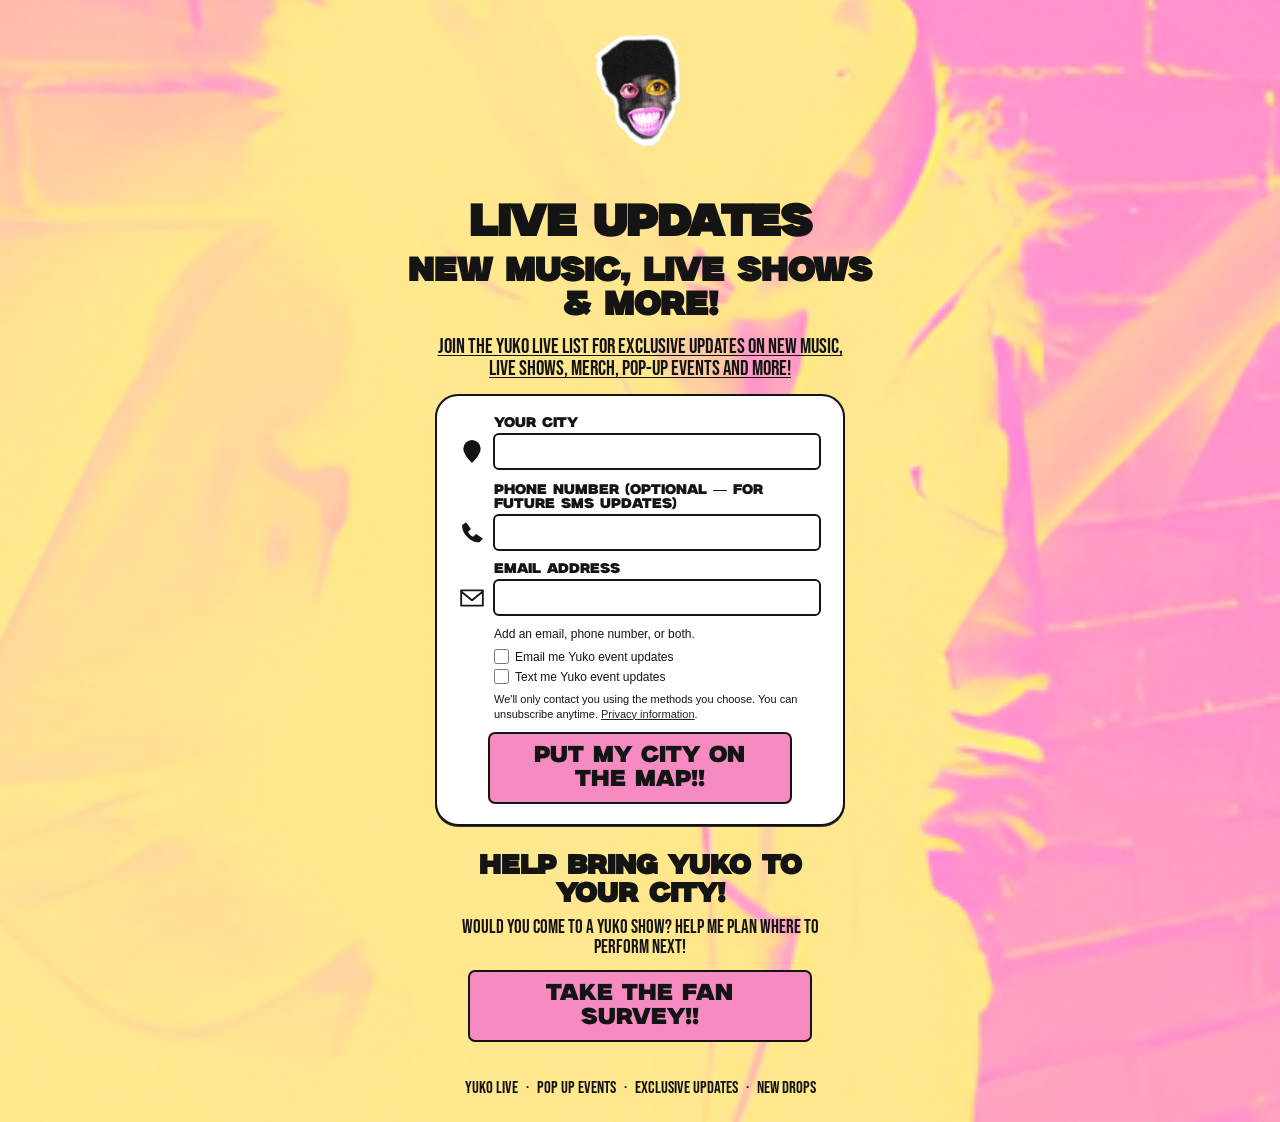
<file: index.html>
<!doctype html>
<html lang="en">
<head><link rel="icon" type="image/png" href="./assets/favicon.png?v=2">
<meta charset="utf-8"><meta name="viewport" content="width=device-width, initial-scale=1"><meta name="theme-color" content="#ff93cb">
<title>YUKO MAILING LIST — Exclusive Updates</title>
<link rel="stylesheet" href="styles.css">
</head>
<body>
<main class="page">
  <div class="content">
    <img class="character" src="assets/character.png" alt="Yuko masked character">
    <h1>LIVE UPDATES</h1>
<h2>NEW MUSIC, LIVE SHOWS & MORE!</h2>
<p class="intro">JOIN THE YUKO LIVE LIST FOR EXCLUSIVE UPDATES ON NEW MUSIC, LIVE SHOWS, MERCH, POP-UP EVENTS AND MORE!</p>
    <form id="signup" class="form" novalidate>
      <label for="city">YOUR CITY</label>
      <div class="field"><svg viewBox="0 0 24 24" aria-hidden="true"><path d="M12 22s8-7.2 8-13A8 8 0 0 0 4 9c0 5.8 8 13 8 13Zm0-9.2a3.8 3.8 0 1 0 0-7.6 3.8 3.8 0 0 0 0 7.6Z"/></svg><input id="city" name="city" autocomplete="address-level2" maxlength="80" required placeholder=""></div>
      <label for="phone">PHONE NUMBER (OPTIONAL — FOR FUTURE SMS UPDATES)</label>
      <div class="field"><svg viewBox="0 0 24 24" aria-hidden="true"><path d="M6.5 2 3 4.5c-1 7.5 8.2 16.7 16 16l3-3.5-6.2-4-2.8 2.5c-2.1-.8-3.8-2.5-4.6-4.6L11 8.2 6.5 2Z"/></svg><input id="phone" name="phone" type="tel" autocomplete="tel" maxlength="30" placeholder=""></div>
      <label for="email">EMAIL ADDRESS</label>
      <div class="field"><svg viewBox="0 0 24 24" aria-hidden="true"><path d="M2 5h20v14H2zM2 6l10 8 10-8" fill="none" stroke="currentColor" stroke-width="1.7" stroke-linejoin="round"/></svg><input id="email" name="email" type="email" autocomplete="email" maxlength="254" placeholder=""></div>
      <p class="hint">Add an email, phone number, or both.</p>
      <div class="consents"><label class="check"><input type="checkbox" id="emailConsent"> Email me Yuko event updates</label><label class="check"><input type="checkbox" id="smsConsent"> Text me Yuko event updates</label></div>
      <p class="privacy">We'll only contact you using the methods you choose. You can unsubscribe anytime. <a href="privacy.html">Privacy information</a>.</p>
      <button id="submit" type="submit">PUT MY CITY ON<br>THE MAP!!</button>
      <p id="status" role="status" aria-live="polite"></p>
    </form>
    <section class="survey-section" aria-label="Yuko live show survey">
      <h2>HELP BRING YUKO TO YOUR CITY!</h2>
      <p class="survey-intro">WOULD YOU COME TO A YUKO SHOW? HELP ME PLAN WHERE TO PERFORM NEXT!</p>
      <a id="survey-link" class="survey-button" href="#" target="_blank" rel="noopener noreferrer">TAKE THE FAN<br>SURVEY!!</a>
      <p id="survey-note" class="survey-note" role="status" aria-live="polite"></p>
    </section>
  </div>
  <footer>YUKO LIVE <span>·</span> POP UP EVENTS <span>·</span> EXCLUSIVE UPDATES <span>·</span> NEW DROPS</footer>
</main>
<script src="config.js"></script><script src="script.js"></script>
</body>
</html>
</file>
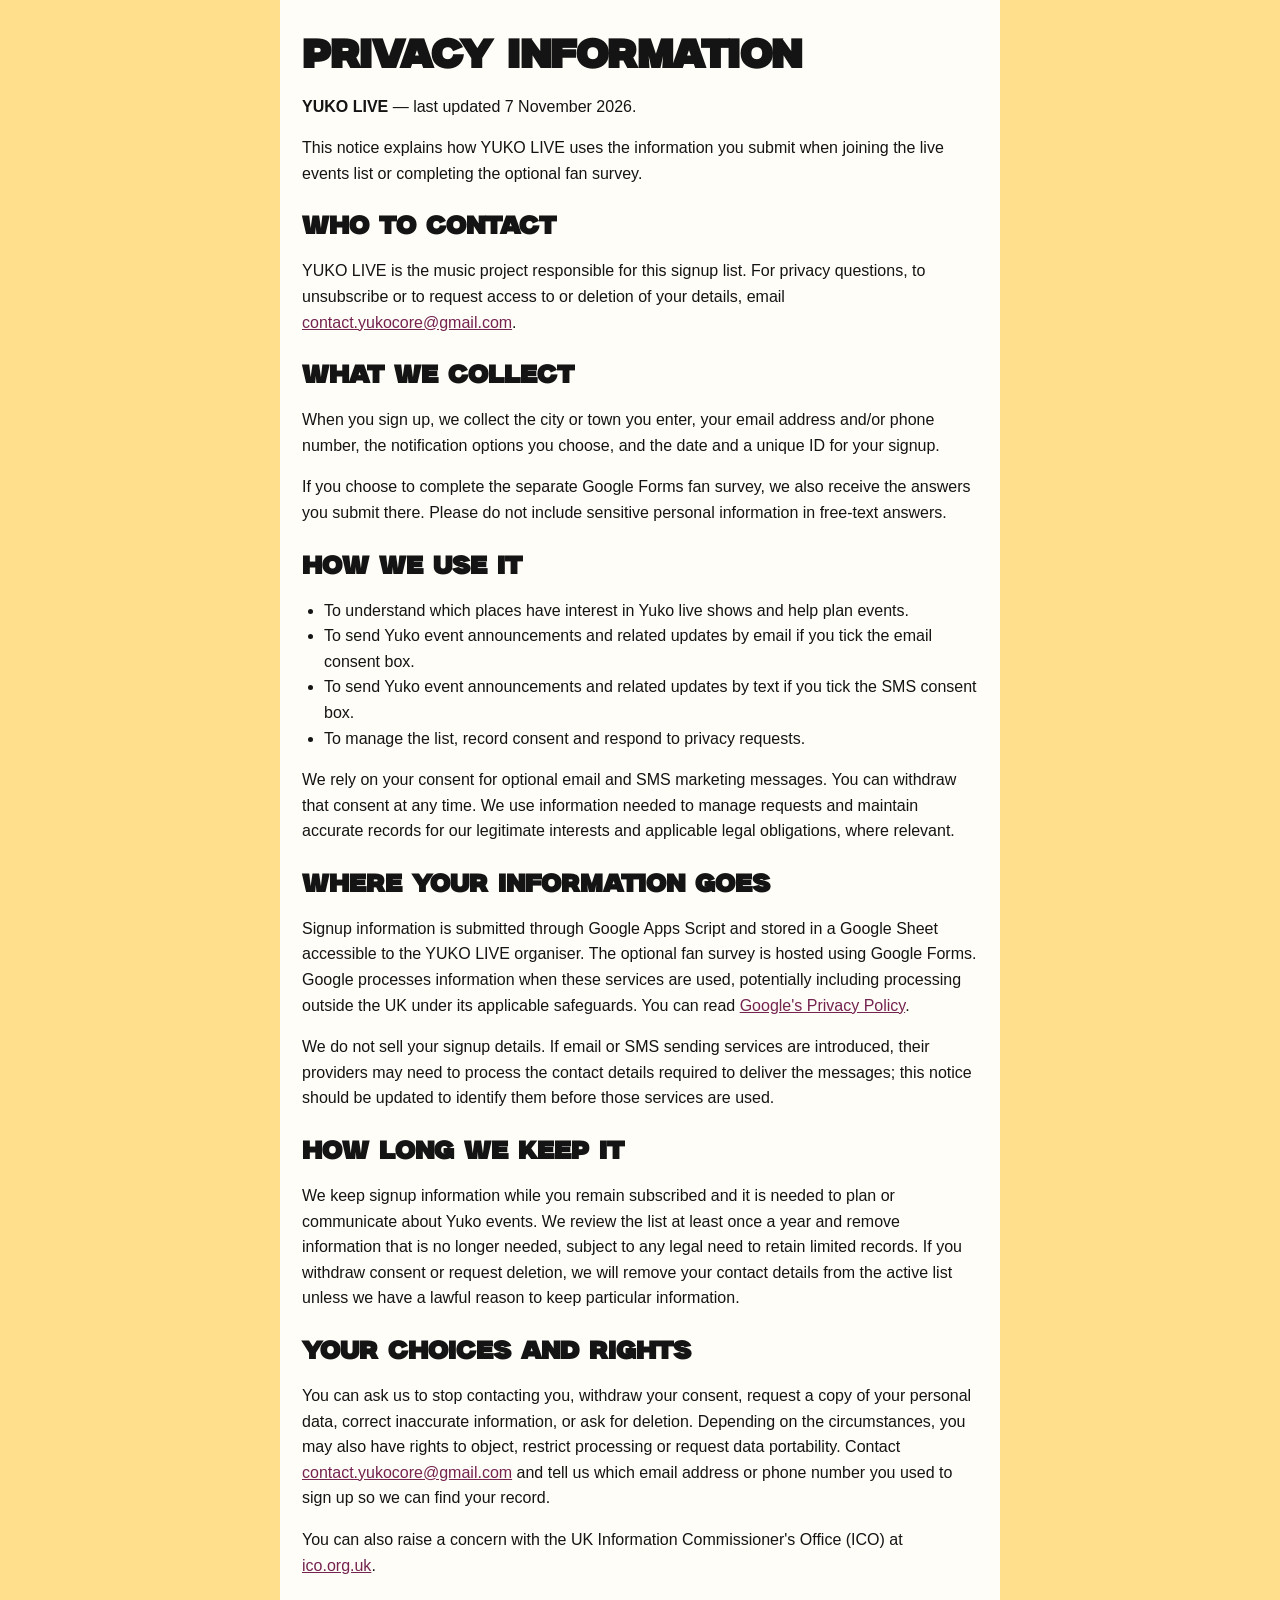
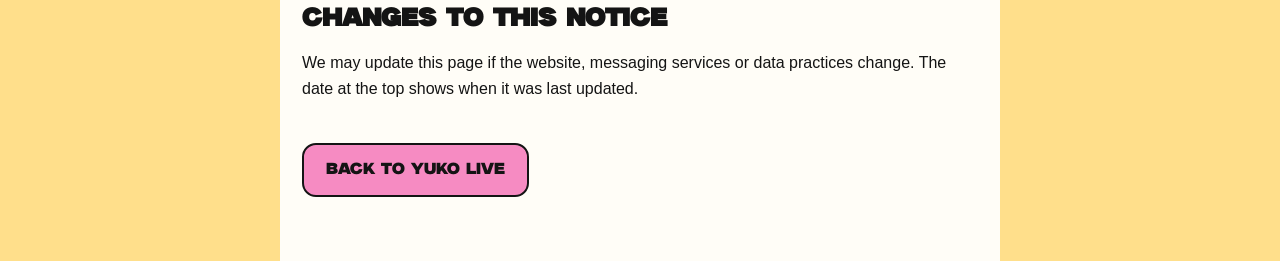
<file: privacy.html>
<!doctype html>
<html lang="en">
<head>
  <meta charset="utf-8">
  <meta name="viewport" content="width=device-width,initial-scale=1">
  <meta name="theme-color" content="#ff93cb">
  <title>YUKO LIVE — Privacy Information</title>
  <link rel="stylesheet" href="styles.css">
  <style>
    .privacy-page{max-width:720px;margin:0 auto;padding:36px 22px 64px;line-height:1.6;background:rgba(255,255,255,.93);min-height:100svh}
    .privacy-page h1{font-size:clamp(28px,7vw,40px);margin:0 0 8px}
    .privacy-page h2{font-family:Milker,Impact,sans-serif;font-size:clamp(19px,5vw,25px);margin:26px 0 6px;line-height:1.2}
    .privacy-page p,.privacy-page li{font:16px/1.6 Arial,sans-serif}
    .privacy-page a{color:#74234f;text-decoration:underline}
    .privacy-page ul{padding-left:22px}
    .privacy-page .back{display:inline-block;margin-top:26px;background:#f68bc2;color:#141414;border:2px solid #141414;border-radius:14px;padding:12px 22px;font-family:Milker,Impact,sans-serif;text-decoration:none;text-align:center}
  </style>
</head>
<body>
  <main class="privacy-page">
    <h1>PRIVACY INFORMATION</h1>
    <p><strong>YUKO LIVE</strong> — last updated 7 November 2026.</p>
    <p>This notice explains how YUKO LIVE uses the information you submit when joining the live events list or completing the optional fan survey.</p>

    <h2>WHO TO CONTACT</h2>
    <p>YUKO LIVE is the music project responsible for this signup list. For privacy questions, to unsubscribe or to request access to or deletion of your details, email <a href="mailto:contact.yukocore@gmail.com">contact.yukocore@gmail.com</a>.</p>

    <h2>WHAT WE COLLECT</h2>
    <p>When you sign up, we collect the city or town you enter, your email address and/or phone number, the notification options you choose, and the date and a unique ID for your signup.</p>
    <p>If you choose to complete the separate Google Forms fan survey, we also receive the answers you submit there. Please do not include sensitive personal information in free-text answers.</p>

    <h2>HOW WE USE IT</h2>
    <ul>
      <li>To understand which places have interest in Yuko live shows and help plan events.</li>
      <li>To send Yuko event announcements and related updates by email if you tick the email consent box.</li>
      <li>To send Yuko event announcements and related updates by text if you tick the SMS consent box.</li>
      <li>To manage the list, record consent and respond to privacy requests.</li>
    </ul>
    <p>We rely on your consent for optional email and SMS marketing messages. You can withdraw that consent at any time. We use information needed to manage requests and maintain accurate records for our legitimate interests and applicable legal obligations, where relevant.</p>

    <h2>WHERE YOUR INFORMATION GOES</h2>
    <p>Signup information is submitted through Google Apps Script and stored in a Google Sheet accessible to the YUKO LIVE organiser. The optional fan survey is hosted using Google Forms. Google processes information when these services are used, potentially including processing outside the UK under its applicable safeguards. You can read <a href="https://policies.google.com/privacy" target="_blank" rel="noopener noreferrer">Google's Privacy Policy</a>.</p>
    <p>We do not sell your signup details. If email or SMS sending services are introduced, their providers may need to process the contact details required to deliver the messages; this notice should be updated to identify them before those services are used.</p>

    <h2>HOW LONG WE KEEP IT</h2>
    <p>We keep signup information while you remain subscribed and it is needed to plan or communicate about Yuko events. We review the list at least once a year and remove information that is no longer needed, subject to any legal need to retain limited records. If you withdraw consent or request deletion, we will remove your contact details from the active list unless we have a lawful reason to keep particular information.</p>

    <h2>YOUR CHOICES AND RIGHTS</h2>
    <p>You can ask us to stop contacting you, withdraw your consent, request a copy of your personal data, correct inaccurate information, or ask for deletion. Depending on the circumstances, you may also have rights to object, restrict processing or request data portability. Contact <a href="mailto:contact.yukocore@gmail.com">contact.yukocore@gmail.com</a> and tell us which email address or phone number you used to sign up so we can find your record.</p>
    <p>You can also raise a concern with the UK Information Commissioner's Office (ICO) at <a href="https://ico.org.uk/make-a-complaint/" target="_blank" rel="noopener noreferrer">ico.org.uk</a>.</p>

    <h2>CHANGES TO THIS NOTICE</h2>
    <p>We may update this page if the website, messaging services or data practices change. The date at the top shows when it was last updated.</p>

    <a class="back" href="index.html">BACK TO YUKO LIVE</a>
  </main>
</body>
</html>
</file>
<file: styles.css>
@font-face{font-family:Milker;src:url('assets/Milker.otf') format('opentype');font-display:swap}@font-face{font-family:Bebas;src:url('assets/BebasNeue-Regular.otf') format('opentype');font-display:swap}
:root{--ink:#141414;--pink:#f68bc2}*{box-sizing:border-box}html{min-height:100%;background:#ffdf8b}body{margin:0;color:var(--ink);font-family:Arial,sans-serif}.page{min-height:100svh;width:100%;background:#ffe08c url('assets/background.png') center top/100% 100% no-repeat;display:flex;flex-direction:column;align-items:center;justify-content:space-between}.content{width:min(100%,390px);text-align:center;padding:0 23px 20px}.character{display:block;width:200px;height:160px;object-fit:contain;margin:0 auto -2px}h1,h2{font-family:Milker,Impact,'Arial Black',sans-serif;font-weight:900;margin:0;line-height:1.04}h1{font-size:31px;letter-spacing:-.5px}h2{font-size:23px;margin-top:8px}.intro{font-family:Bebas,Impact,sans-serif;font-size:17px;line-height:1.04;margin:13px auto 14px;max-width:310px;text-decoration:underline;text-decoration-thickness:1px;text-underline-offset:2px}.form{background:#fff;border:2.5px solid var(--ink);border-radius:23px;padding:15px 13px 14px;text-align:left;box-shadow:0 1px 0 #333;max-width:345px;margin:auto}.form>label{display:block;font-family:Milker,Impact,sans-serif;font-size:12px;margin:0 0 3px 35px}.field{display:flex;align-items:center;gap:8px;margin:0 0 7px}.field svg{flex:none;width:26px;height:26px;fill:currentColor}.field input{width:100%;min-width:0;height:31px;border:2px solid var(--ink);border-radius:6px;background:white;font-size:16px;padding:3px 9px;outline-offset:2px}.hint{font:12px Arial,sans-serif;margin:1px 0 8px 35px}.consents{margin:0 0 8px 35px;display:grid;gap:5px}.check{font:12px Arial,sans-serif;display:flex;align-items:center;gap:6px}.check input{accent-color:#ec75b1;width:15px;height:15px;margin:0}.privacy{font:11px/1.35 Arial,sans-serif;margin:4px 3px 10px 35px}.privacy a{color:#222}button{display:block;margin:0 auto;background:var(--pink);border:2.5px solid var(--ink);border-radius:7px;padding:10px 16px;width:84%;font:19px/1.05 Milker,Impact,'Arial Black',sans-serif;color:var(--ink);cursor:pointer}button:hover{filter:brightness(1.06)}button:disabled{opacity:.65;cursor:wait}#status{font:13px/1.4 Arial,sans-serif;text-align:center;margin:8px 0 0}#status:empty{display:none}footer{width:100%;padding:18px 6px 25px;text-align:center;font:13px/1 Bebas,Impact,sans-serif;white-space:nowrap}footer span{padding:0 5px}@media(min-width:750px){.page{background-size:cover;background-position:center 35%}.content{width:min(100%,550px);padding-top:28px}.character{width:230px;height:175px}h1{font-size:44px}h2{font-size:33px}.intro{font-size:21px;max-width:420px}.form{max-width:410px;padding:20px 22px}.form>label{font-size:14px}.field input{height:37px}.field{margin-bottom:11px}button{font-size:23px}footer{font-size:17px}}@media(max-width:360px){.content{padding-left:14px;padding-right:14px}.character{height:145px}h1{font-size:27px}h2{font-size:20px}.intro{font-size:15px}footer{font-size:11px}}@media(prefers-reduced-motion:reduce){*{scroll-behavior:auto!important}}

/* Optional fan survey; original signup button styles remain unchanged. */
.survey-section{margin:22px auto 0;text-align:center;max-width:345px}
.survey-section h2{font-size:21px}
.survey-intro{font:16px/1.05 Bebas,Impact,sans-serif;margin:10px auto 12px;max-width:300px}
.survey-button{display:block;margin:0 auto;background:var(--pink);border:2.5px solid var(--ink);border-radius:7px;padding:10px 16px;width:84%;font:19px/1.05 Milker,Impact,'Arial Black',sans-serif;color:var(--ink);cursor:pointer;text-decoration:none;text-align:center}
.survey-button:hover{filter:brightness(1.06)}
.survey-note{font:12px/1.3 Arial,sans-serif;margin:7px 0 0}
.survey-note:empty{display:none}
@media(min-width:750px){.survey-section{max-width:410px;margin-top:26px}.survey-section h2{font-size:27px}.survey-intro{font-size:19px;max-width:380px}.survey-button{font-size:23px}}
</file>
